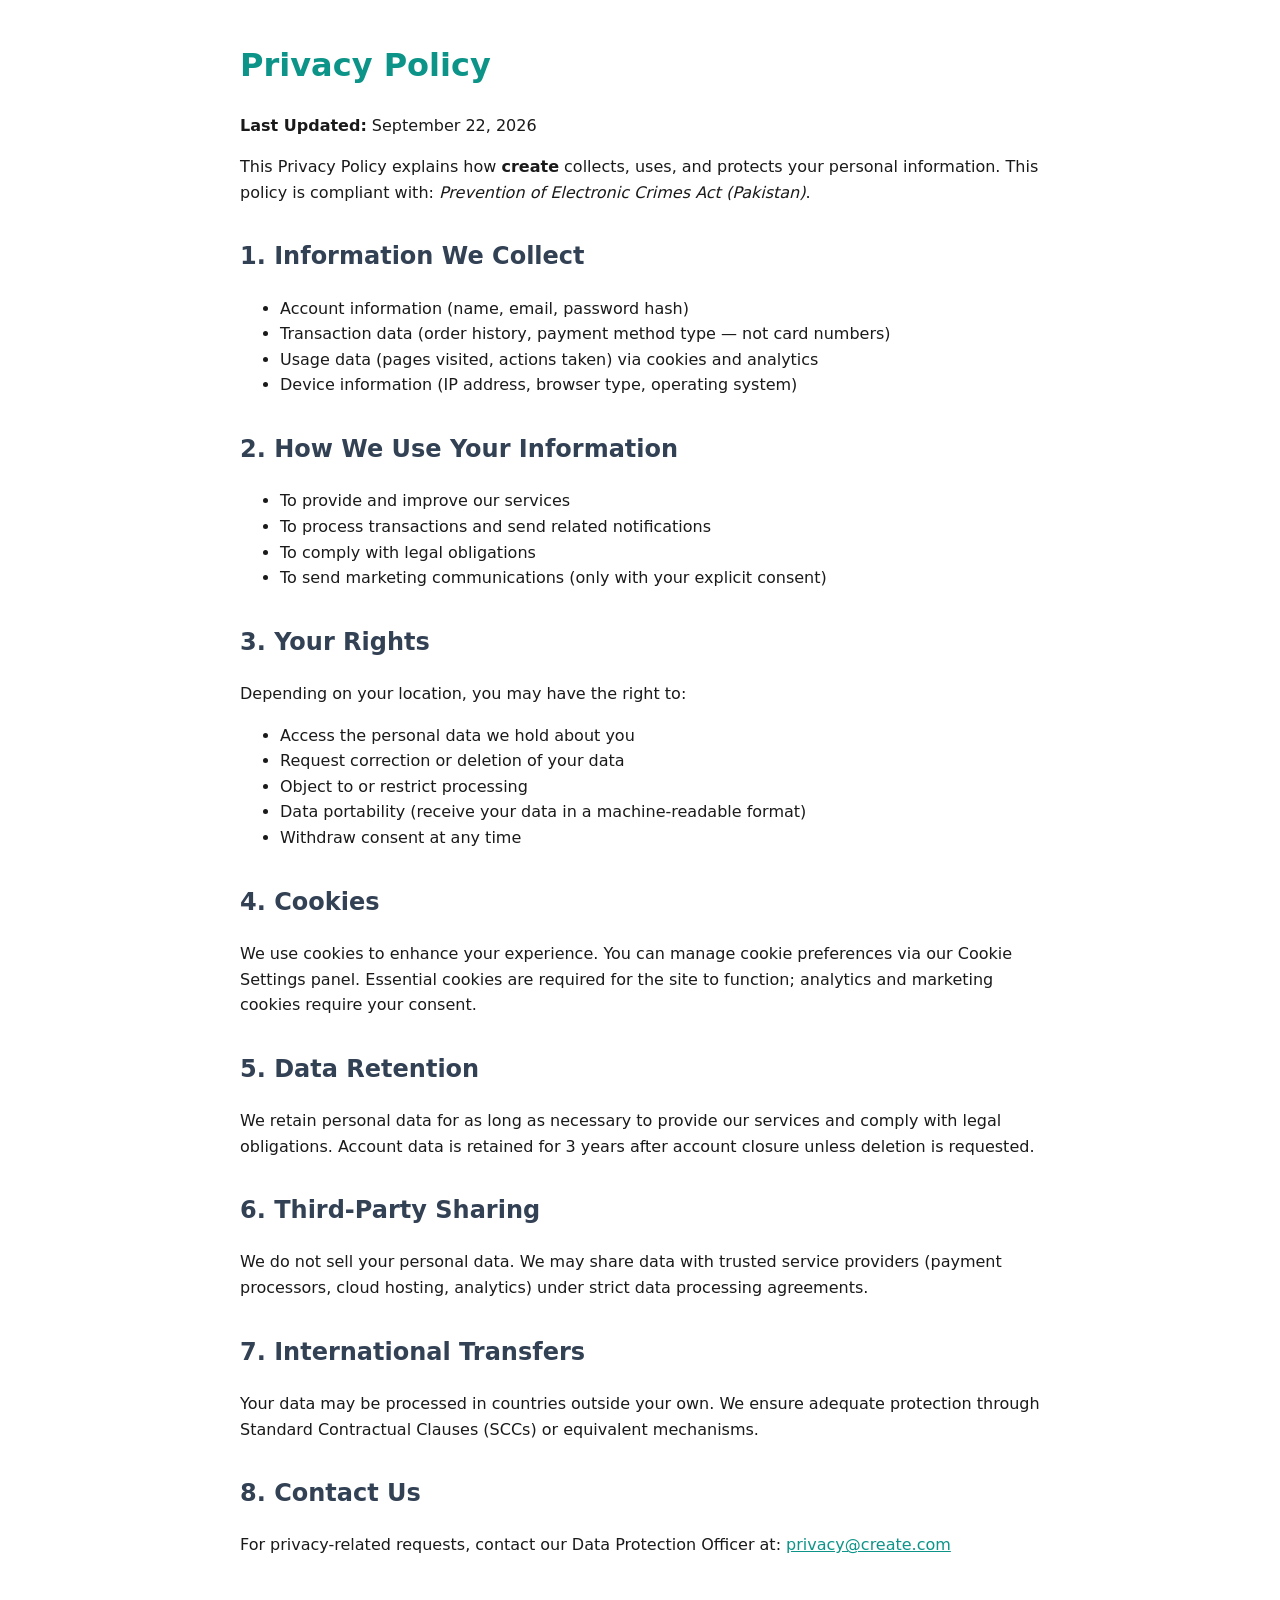
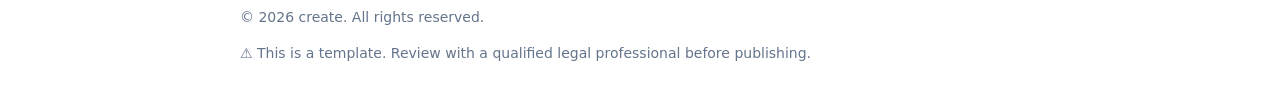
<file: privacy-policy.html>
<!doctype html>
<html lang="en">
  <head>
    <meta charset="UTF-8" />
    <meta name="viewport" content="width=device-width, initial-scale=1.0" />
    <title>Privacy Policy — create</title>
    <style>
      body {
        font-family: system-ui, sans-serif;
        max-width: 800px;
        margin: 40px auto;
        padding: 0 20px;
        line-height: 1.6;
        color: #1a1a1a;
      }
      h1 {
        color: #0d9488;
      }
      h2 {
        color: #334155;
        margin-top: 2rem;
      }
      a {
        color: #0d9488;
      }
      footer {
        margin-top: 3rem;
        color: #64748b;
        font-size: 0.875rem;
      }
    </style>
  </head>
  <body>
    <h1>Privacy Policy</h1>
    <p><strong>Last Updated:</strong> September 22, 2026</p>
    <p>
      This Privacy Policy explains how <strong>create</strong> collects, uses, and protects your
      personal information. This policy is compliant with:
      <em>Prevention of Electronic Crimes Act (Pakistan)</em>.
    </p>

    <h2>1. Information We Collect</h2>
    <ul>
      <li>Account information (name, email, password hash)</li>
      <li>Transaction data (order history, payment method type — not card numbers)</li>
      <li>Usage data (pages visited, actions taken) via cookies and analytics</li>
      <li>Device information (IP address, browser type, operating system)</li>
    </ul>

    <h2>2. How We Use Your Information</h2>
    <ul>
      <li>To provide and improve our services</li>
      <li>To process transactions and send related notifications</li>
      <li>To comply with legal obligations</li>
      <li>To send marketing communications (only with your explicit consent)</li>
    </ul>

    <h2>3. Your Rights</h2>
    <p>Depending on your location, you may have the right to:</p>
    <ul>
      <li>Access the personal data we hold about you</li>
      <li>Request correction or deletion of your data</li>
      <li>Object to or restrict processing</li>
      <li>Data portability (receive your data in a machine-readable format)</li>
      <li>Withdraw consent at any time</li>
    </ul>

    <h2>4. Cookies</h2>
    <p>
      We use cookies to enhance your experience. You can manage cookie preferences via our Cookie
      Settings panel. Essential cookies are required for the site to function; analytics and
      marketing cookies require your consent.
    </p>

    <h2>5. Data Retention</h2>
    <p>
      We retain personal data for as long as necessary to provide our services and comply with legal
      obligations. Account data is retained for 3 years after account closure unless deletion is
      requested.
    </p>

    <h2>6. Third-Party Sharing</h2>
    <p>
      We do not sell your personal data. We may share data with trusted service providers (payment
      processors, cloud hosting, analytics) under strict data processing agreements.
    </p>

    <h2>7. International Transfers</h2>
    <p>
      Your data may be processed in countries outside your own. We ensure adequate protection
      through Standard Contractual Clauses (SCCs) or equivalent mechanisms.
    </p>

    <h2>8. Contact Us</h2>
    <p>
      For privacy-related requests, contact our Data Protection Officer at:
      <a href="mailto:privacy@create.com"> privacy@create.com </a>
    </p>

    <footer>
      <p>© 2026 create. All rights reserved.</p>
      <p>⚠️ This is a template. Review with a qualified legal professional before publishing.</p>
    </footer>
  </body>
</html>
</file>
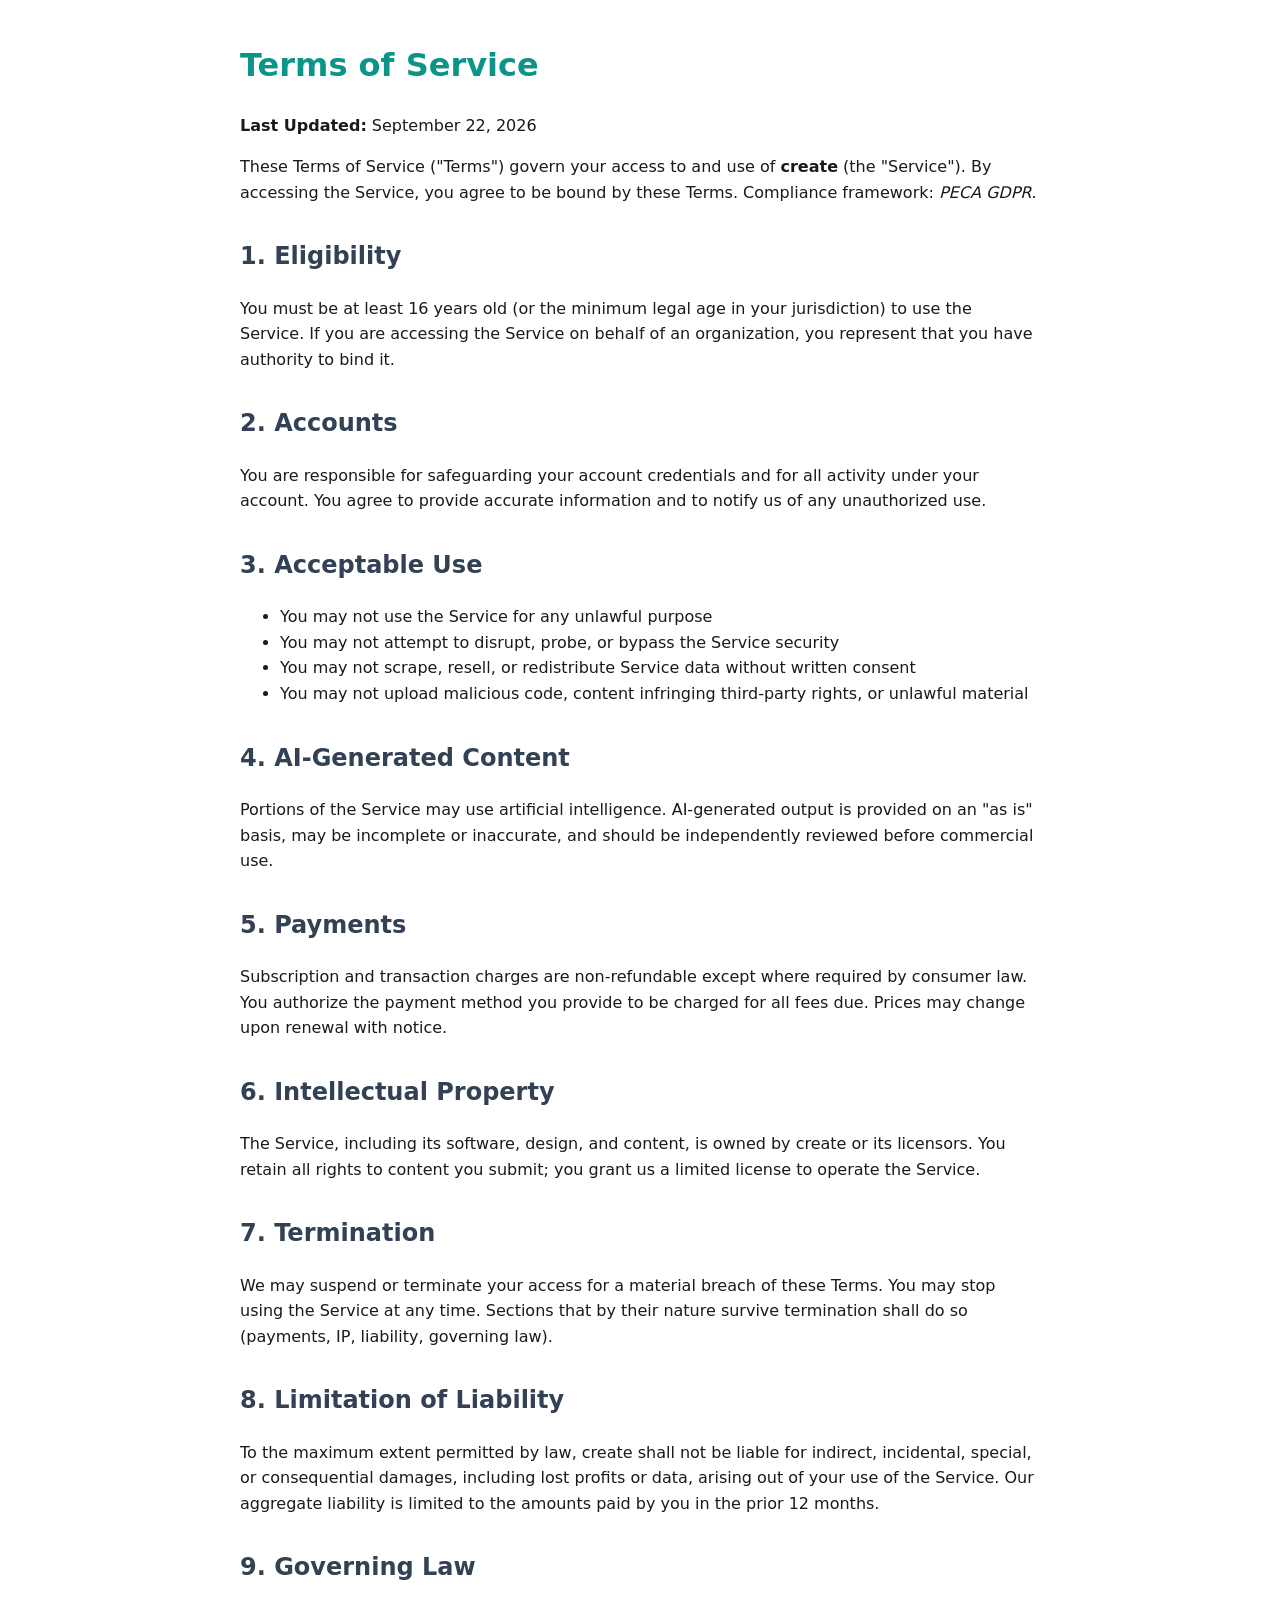
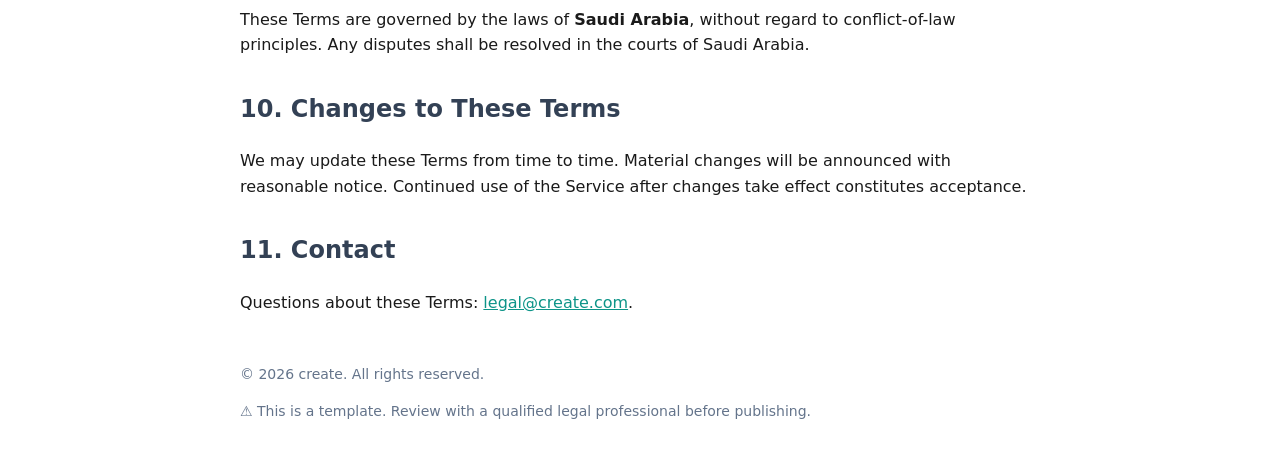
<file: terms-of-service.html>
<!doctype html>
<html lang="en">
  <head>
    <meta charset="UTF-8" />
    <meta name="viewport" content="width=device-width, initial-scale=1.0" />
    <title>Terms of Service — create</title>
    <style>
      body {
        font-family: system-ui, sans-serif;
        max-width: 800px;
        margin: 40px auto;
        padding: 0 20px;
        line-height: 1.6;
        color: #1a1a1a;
      }
      h1 {
        color: #0d9488;
      }
      h2 {
        color: #334155;
        margin-top: 2rem;
      }
      a {
        color: #0d9488;
      }
      footer {
        margin-top: 3rem;
        color: #64748b;
        font-size: 0.875rem;
      }
    </style>
  </head>
  <body>
    <h1>Terms of Service</h1>
    <p><strong>Last Updated:</strong> September 22, 2026</p>
    <p>
      These Terms of Service ("Terms") govern your access to and use of <strong>create</strong> (the
      "Service"). By accessing the Service, you agree to be bound by these Terms. Compliance
      framework: <em>PECA GDPR</em>.
    </p>

    <h2>1. Eligibility</h2>
    <p>
      You must be at least 16 years old (or the minimum legal age in your jurisdiction) to use the
      Service. If you are accessing the Service on behalf of an organization, you represent that you
      have authority to bind it.
    </p>

    <h2>2. Accounts</h2>
    <p>
      You are responsible for safeguarding your account credentials and for all activity under your
      account. You agree to provide accurate information and to notify us of any unauthorized use.
    </p>

    <h2>3. Acceptable Use</h2>
    <ul>
      <li>You may not use the Service for any unlawful purpose</li>
      <li>You may not attempt to disrupt, probe, or bypass the Service security</li>
      <li>You may not scrape, resell, or redistribute Service data without written consent</li>
      <li>
        You may not upload malicious code, content infringing third-party rights, or unlawful
        material
      </li>
    </ul>

    <h2>4. AI-Generated Content</h2>
    <p>
      Portions of the Service may use artificial intelligence. AI-generated output is provided on an
      "as is" basis, may be incomplete or inaccurate, and should be independently reviewed before
      commercial use.
    </p>

    <h2>5. Payments</h2>
    <p>
      Subscription and transaction charges are non-refundable except where required by consumer law.
      You authorize the payment method you provide to be charged for all fees due. Prices may change
      upon renewal with notice.
    </p>

    <h2>6. Intellectual Property</h2>
    <p>
      The Service, including its software, design, and content, is owned by create or its licensors.
      You retain all rights to content you submit; you grant us a limited license to operate the
      Service.
    </p>

    <h2>7. Termination</h2>
    <p>
      We may suspend or terminate your access for a material breach of these Terms. You may stop
      using the Service at any time. Sections that by their nature survive termination shall do so
      (payments, IP, liability, governing law).
    </p>

    <h2>8. Limitation of Liability</h2>
    <p>
      To the maximum extent permitted by law, create shall not be liable for indirect, incidental,
      special, or consequential damages, including lost profits or data, arising out of your use of
      the Service. Our aggregate liability is limited to the amounts paid by you in the prior 12
      months.
    </p>

    <h2>9. Governing Law</h2>
    <p>
      These Terms are governed by the laws of <strong>Saudi Arabia</strong>, without regard to
      conflict-of-law principles. Any disputes shall be resolved in the courts of Saudi Arabia.
    </p>

    <h2>10. Changes to These Terms</h2>
    <p>
      We may update these Terms from time to time. Material changes will be announced with
      reasonable notice. Continued use of the Service after changes take effect constitutes
      acceptance.
    </p>

    <h2>11. Contact</h2>
    <p>Questions about these Terms: <a href="mailto:legal@create.com">legal@create.com</a>.</p>

    <footer>
      <p>© 2026 create. All rights reserved.</p>
      <p>⚠️ This is a template. Review with a qualified legal professional before publishing.</p>
    </footer>
  </body>
</html>
</file>
